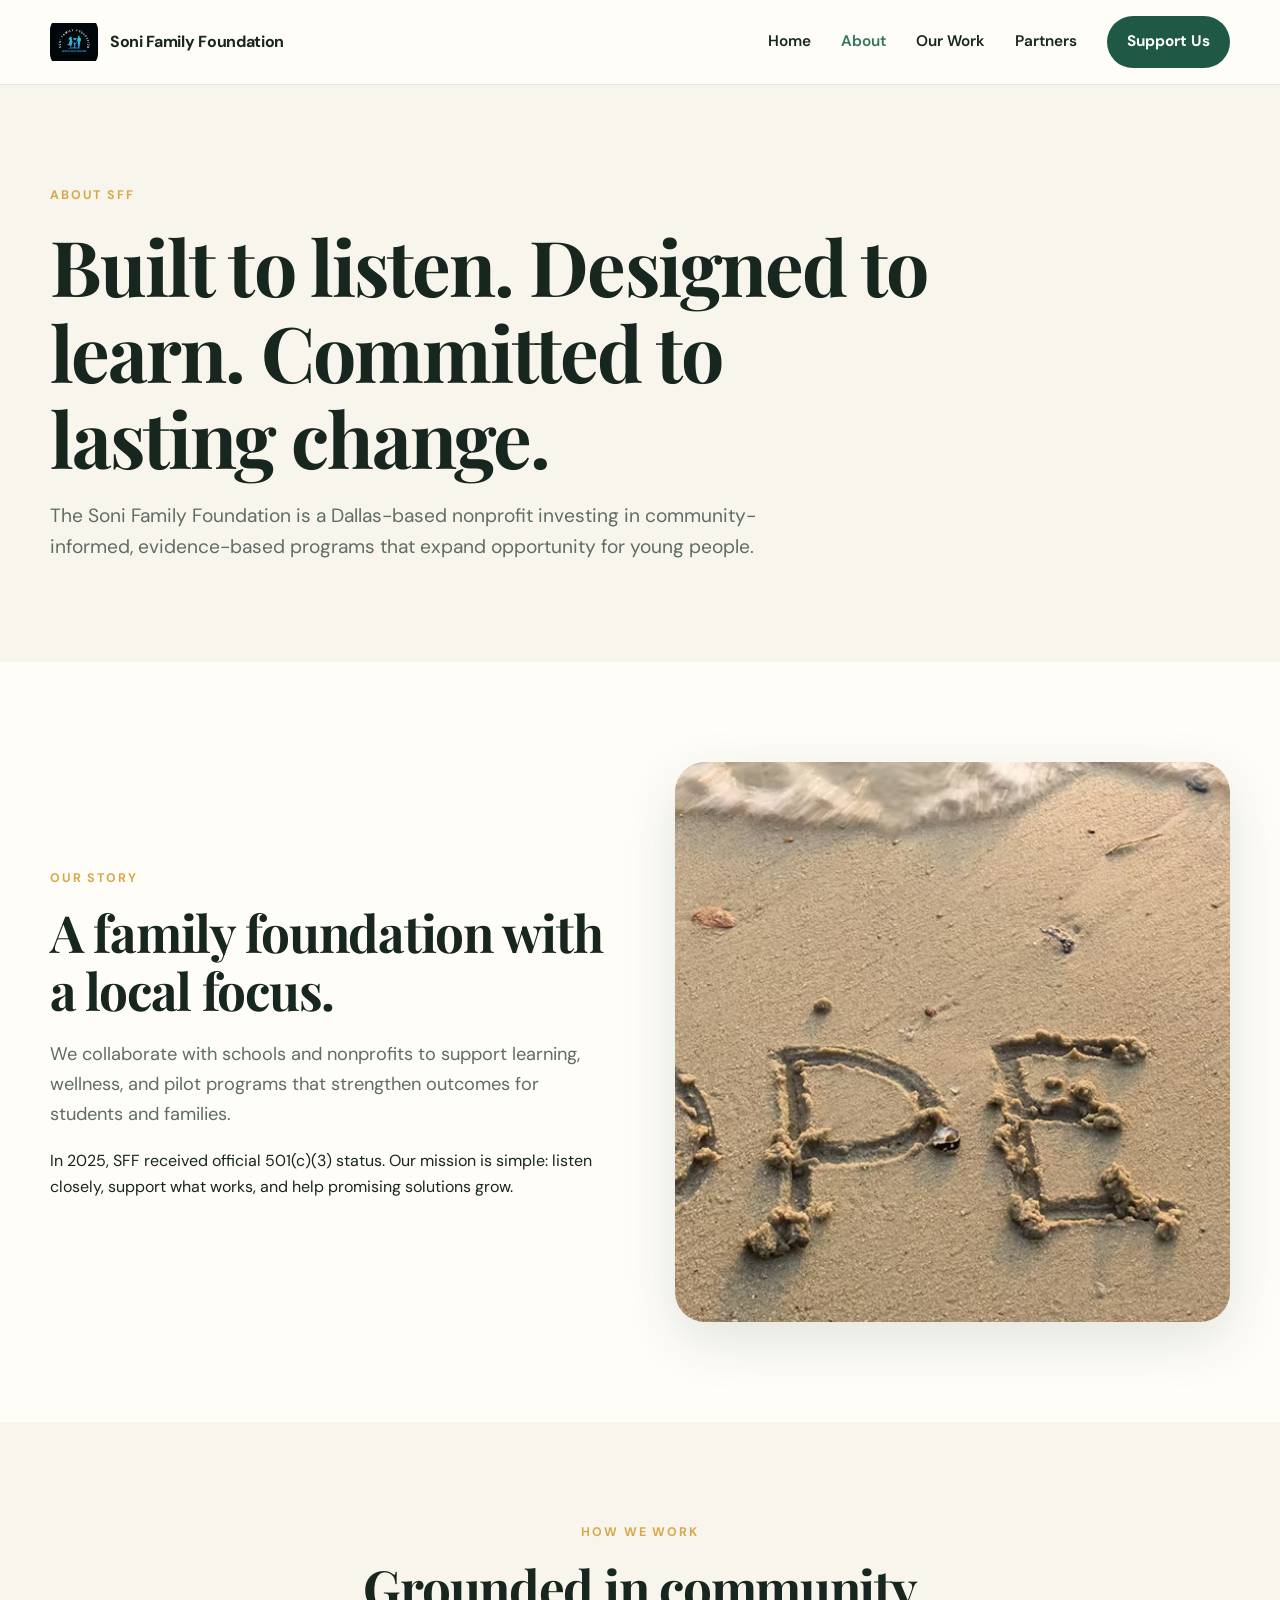
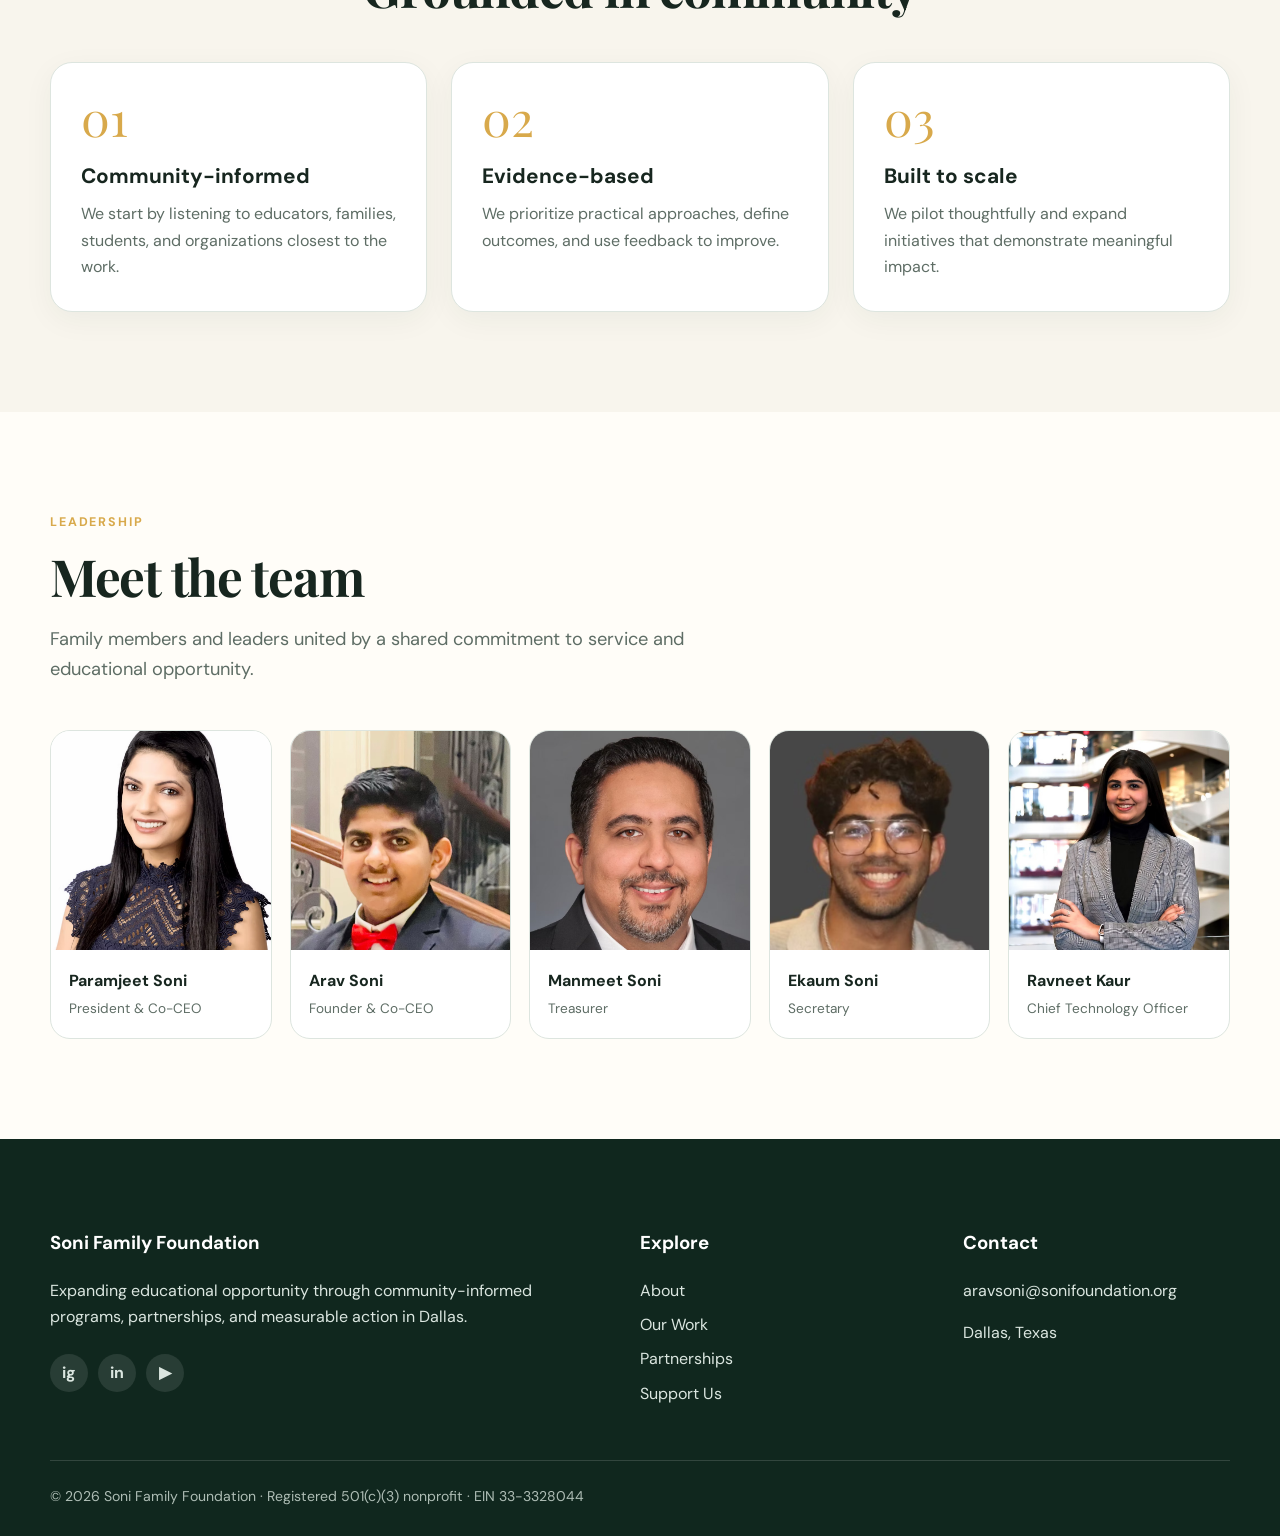
<file: about.html>
<!doctype html><html lang="en"><head><meta charset="utf-8"><meta name="viewport" content="width=device-width,initial-scale=1"><title>About | Soni Family Foundation</title><meta name="description" content="Learn about the Soni Family Foundation, our mission, approach, and leadership team."><link rel="icon" href="assets/sff-logo.png"><link rel="stylesheet" href="css/style.css"></head><body><a class="skip" href="#main">Skip to content</a><header class="site-header"><nav class="nav container"><a class="brand" href="index.html"><img src="assets/sff-logo.png" alt="Soni Family Foundation logo"><span>Soni Family Foundation</span></a><button class="menu-btn" aria-label="Open navigation" aria-expanded="false">☰</button><div class="nav-links"><a href="index.html">Home</a><a href="about.html" aria-current="page">About</a><a href="projects.html">Our Work</a><a href="community.html">Partners</a><a class="nav-cta" href="donate.html">Support Us</a></div></nav></header><main id="main"><section class="page-hero"><div class="container"><div class="eyebrow">About SFF</div><h1>Built to listen. Designed to learn. Committed to lasting change.</h1><p>The Soni Family Foundation is a Dallas-based nonprofit investing in community-informed, evidence-based programs that expand opportunity for young people.</p></div></section><section class="section"><div class="container split reveal"><div><div class="eyebrow">Our story</div><h2>A family foundation with a local focus.</h2><p class="lead">We collaborate with schools and nonprofits to support learning, wellness, and pilot programs that strengthen outcomes for students and families.</p><p>In 2025, SFF received official 501(c)(3) status. Our mission is simple: listen closely, support what works, and help promising solutions grow.</p></div><img src="assets/hope.jpg" alt="Young people representing hope and possibility"></div></section><section class="section alt values"><div class="container"><div class="section-head center"><div class="eyebrow">How we work</div><h2>Grounded in community</h2></div><div class="grid-3"><div class="card reveal"><div class="number">01</div><h3>Community-informed</h3><p>We start by listening to educators, families, students, and organizations closest to the work.</p></div><div class="card reveal"><div class="number">02</div><h3>Evidence-based</h3><p>We prioritize practical approaches, define outcomes, and use feedback to improve.</p></div><div class="card reveal"><div class="number">03</div><h3>Built to scale</h3><p>We pilot thoughtfully and expand initiatives that demonstrate meaningful impact.</p></div></div></div></section><section class="section"><div class="container"><div class="section-head"><div class="eyebrow">Leadership</div><h2>Meet the team</h2><p>Family members and leaders united by a shared commitment to service and educational opportunity.</p></div><div class="team-grid"><div class="person reveal"><img src="assets/paramjeet.jpg" alt="Paramjeet Soni"><div><h3>Paramjeet Soni</h3><p>President & Co-CEO</p></div></div><div class="person reveal"><img src="assets/arav.jpg" alt="Arav Soni"><div><h3>Arav Soni</h3><p>Founder & Co-CEO</p></div></div><div class="person reveal"><img src="assets/manmeet.jpg" alt="Manmeet Soni"><div><h3>Manmeet Soni</h3><p>Treasurer</p></div></div><div class="person reveal"><img src="assets/ekaum.jpg" alt="Ekaum Soni"><div><h3>Ekaum Soni</h3><p>Secretary</p></div></div><div class="person reveal"><img src="assets/ravneet.jpg" alt="Ravneet Kaur"><div><h3>Ravneet Kaur</h3><p>Chief Technology Officer</p></div></div></div></div></section></main><footer class="footer"><div class="container"><div class="footer-grid"><div><h3>Soni Family Foundation</h3><p>Expanding educational opportunity through community-informed programs, partnerships, and measurable action in Dallas.</p><div class="socials"><a aria-label="Instagram" href="https://www.instagram.com/sonifamilyfoundation" target="_blank">ig</a><a aria-label="LinkedIn" href="https://www.linkedin.com/company/soni-family-foundation" target="_blank">in</a><a aria-label="YouTube" href="https://www.youtube.com/@SoniFamilyFoundation" target="_blank">▶</a></div></div><div><h3>Explore</h3><a href="about.html">About</a><a href="projects.html">Our Work</a><a href="community.html">Partnerships</a><a href="donate.html">Support Us</a></div><div><h3>Contact</h3><a href="mailto:aravsoni@sonifoundation.org">aravsoni@sonifoundation.org</a><p>Dallas, Texas</p></div></div><div class="footer-bottom">© <span id="year"></span> Soni Family Foundation · Registered 501(c)(3) nonprofit · EIN 33-3328044</div></div></footer><script src="js/main.js"></script></body></html>
</file>
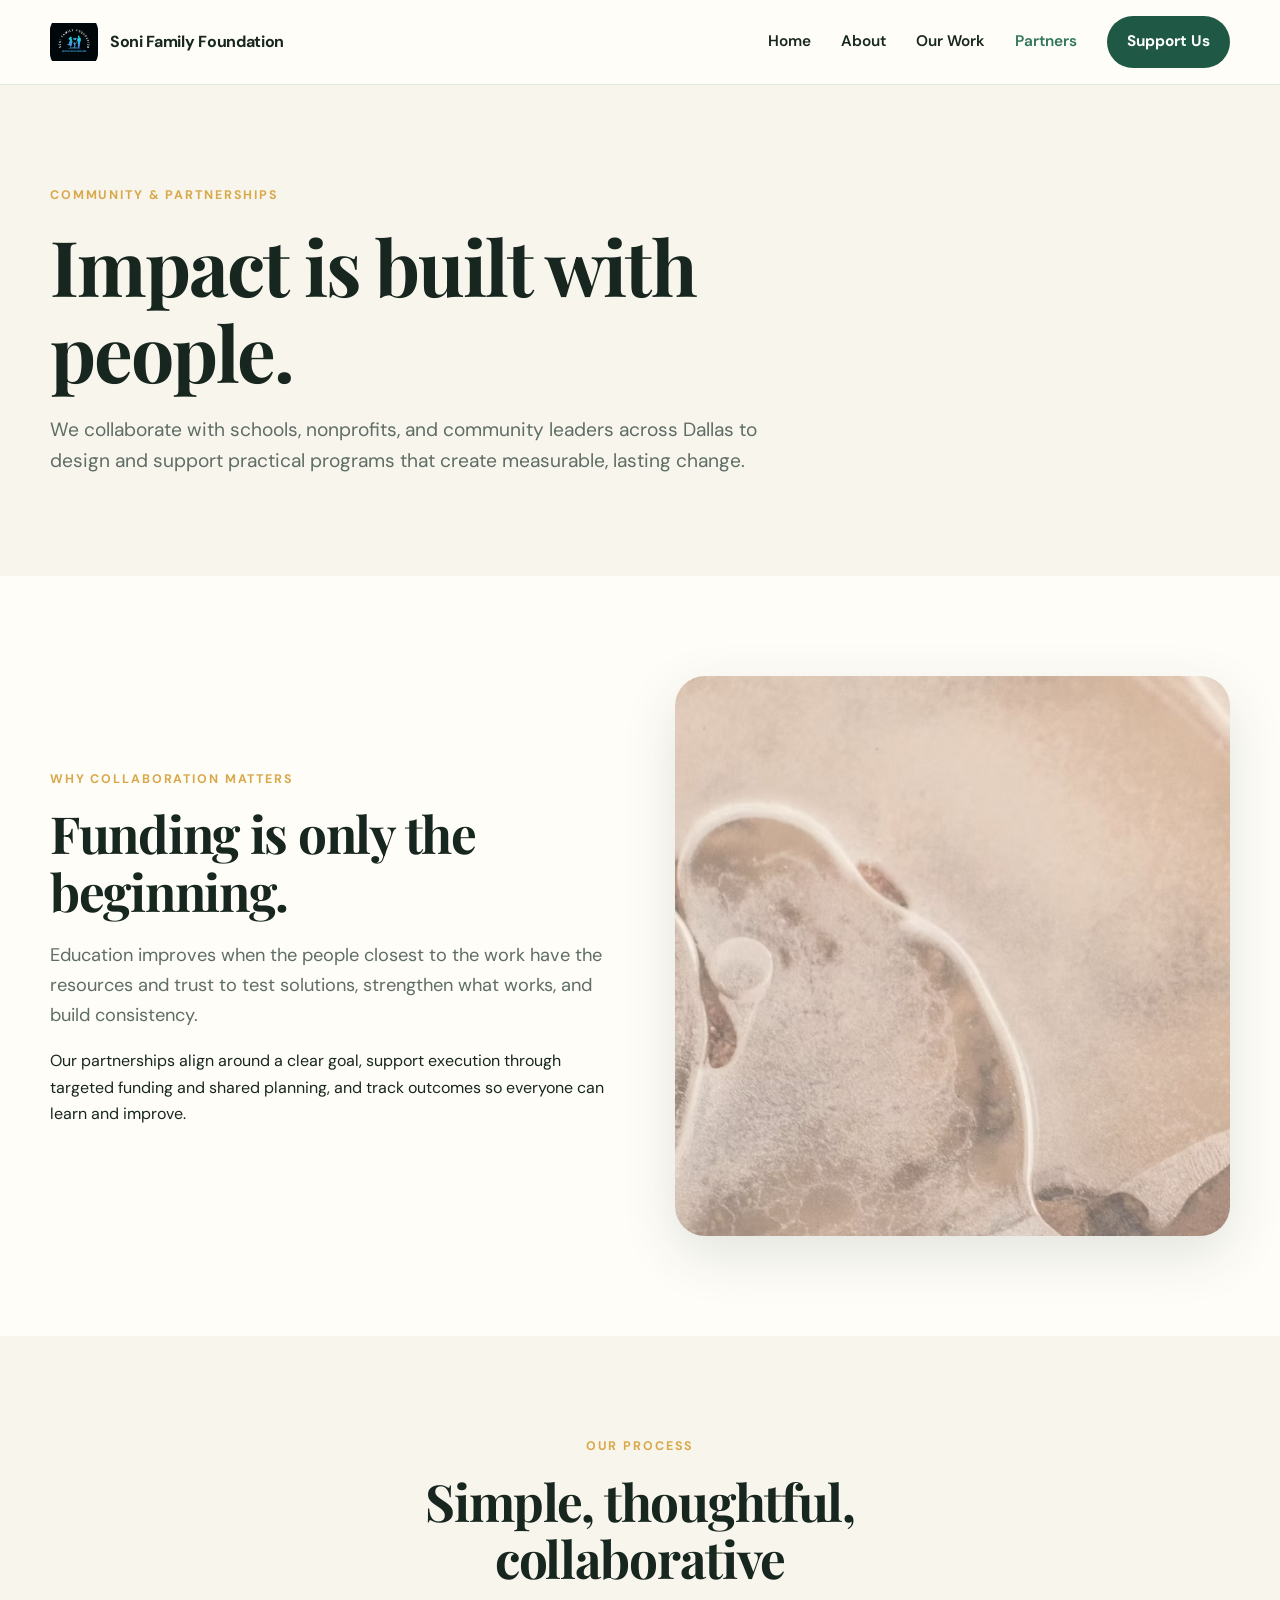
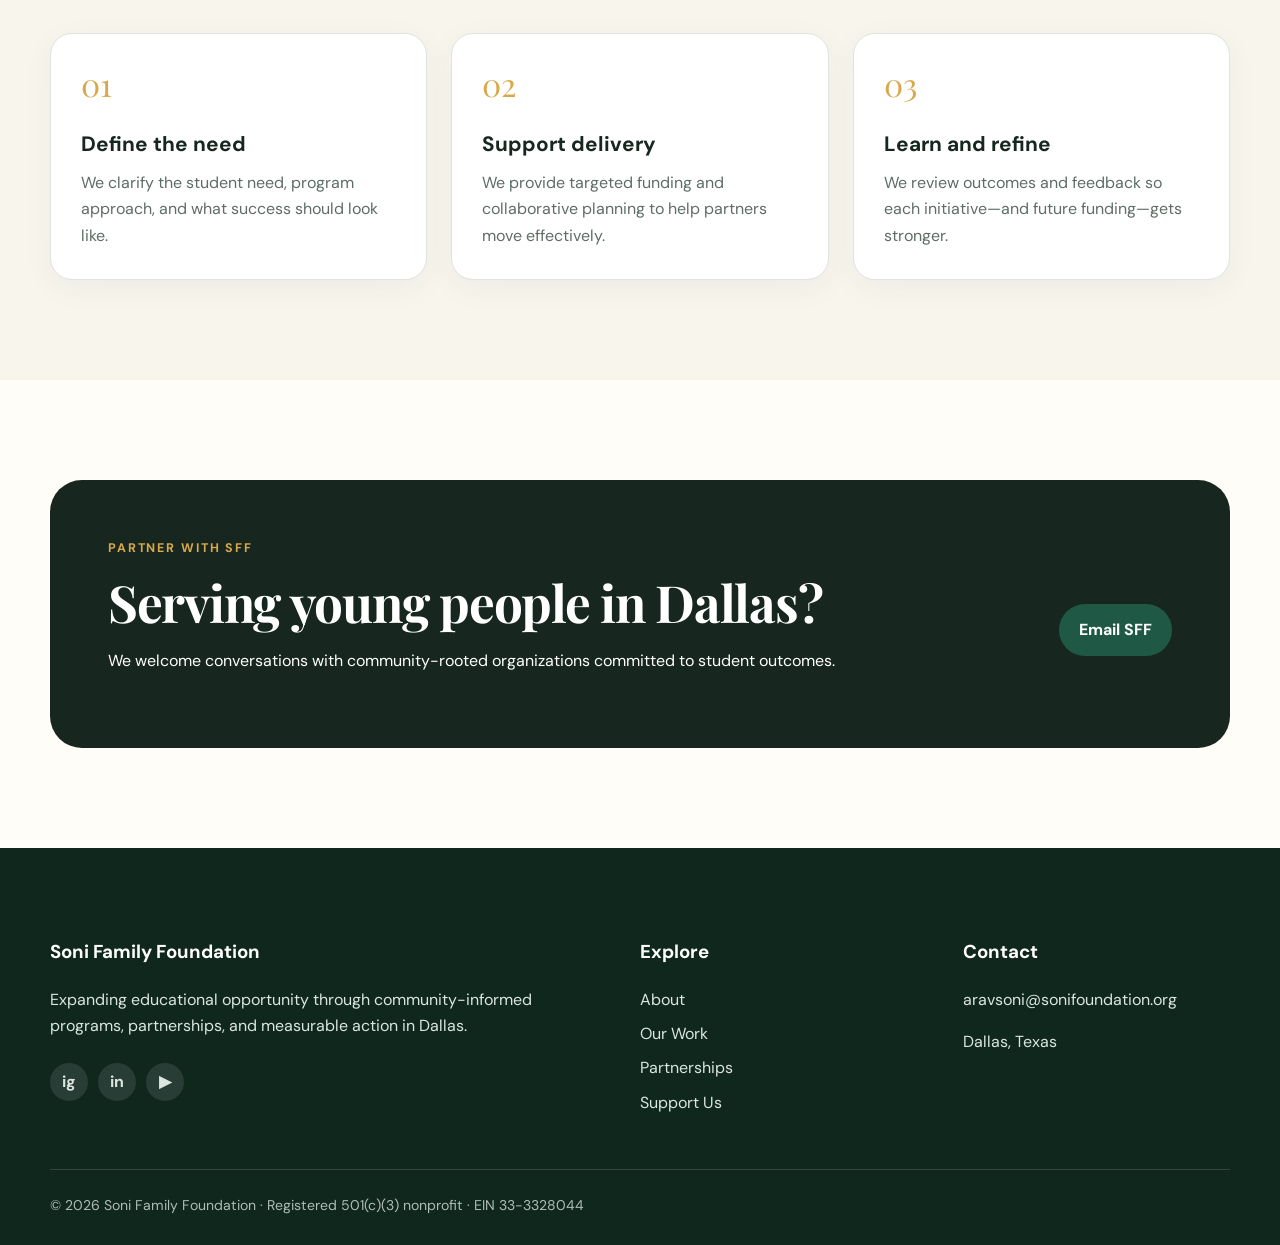
<file: community.html>
<!doctype html><html lang="en"><head><meta charset="utf-8"><meta name="viewport" content="width=device-width,initial-scale=1"><title>Partnerships | Soni Family Foundation</title><meta name="description" content="Learn how the Soni Family Foundation partners with schools and nonprofits serving young people in Dallas."><link rel="icon" href="assets/sff-logo.png"><link rel="stylesheet" href="css/style.css"></head><body><a class="skip" href="#main">Skip to content</a><header class="site-header"><nav class="nav container"><a class="brand" href="index.html"><img src="assets/sff-logo.png" alt="Soni Family Foundation logo"><span>Soni Family Foundation</span></a><button class="menu-btn" aria-label="Open navigation" aria-expanded="false">☰</button><div class="nav-links"><a href="index.html">Home</a><a href="about.html">About</a><a href="projects.html">Our Work</a><a href="community.html" aria-current="page">Partners</a><a class="nav-cta" href="donate.html">Support Us</a></div></nav></header><main id="main"><section class="page-hero"><div class="container"><div class="eyebrow">Community & partnerships</div><h1>Impact is built with people.</h1><p>We collaborate with schools, nonprofits, and community leaders across Dallas to design and support practical programs that create measurable, lasting change.</p></div></section><section class="section"><div class="container split reveal"><div><div class="eyebrow">Why collaboration matters</div><h2>Funding is only the beginning.</h2><p class="lead">Education improves when the people closest to the work have the resources and trust to test solutions, strengthen what works, and build consistency.</p><p>Our partnerships align around a clear goal, support execution through targeted funding and shared planning, and track outcomes so everyone can learn and improve.</p></div><img src="assets/projects-hero.jpg" alt="Community partnership and collaboration"></div></section><section class="section alt"><div class="container"><div class="section-head center"><div class="eyebrow">Our process</div><h2>Simple, thoughtful, collaborative</h2></div><div class="grid-3 process"><div class="card reveal"><h3>Define the need</h3><p>We clarify the student need, program approach, and what success should look like.</p></div><div class="card reveal"><h3>Support delivery</h3><p>We provide targeted funding and collaborative planning to help partners move effectively.</p></div><div class="card reveal"><h3>Learn and refine</h3><p>We review outcomes and feedback so each initiative—and future funding—gets stronger.</p></div></div></div></section><section class="section"><div class="container"><div class="cta-band reveal"><div><div class="eyebrow">Partner with SFF</div><h2>Serving young people in Dallas?</h2><p>We welcome conversations with community-rooted organizations committed to student outcomes.</p></div><div class="actions"><a class="btn" href="mailto:aravsoni@sonifoundation.org?subject=Partnership%20Inquiry">Email SFF</a></div></div></div></section></main><footer class="footer"><div class="container"><div class="footer-grid"><div><h3>Soni Family Foundation</h3><p>Expanding educational opportunity through community-informed programs, partnerships, and measurable action in Dallas.</p><div class="socials"><a aria-label="Instagram" href="https://www.instagram.com/sonifamilyfoundation" target="_blank">ig</a><a aria-label="LinkedIn" href="https://www.linkedin.com/company/soni-family-foundation" target="_blank">in</a><a aria-label="YouTube" href="https://www.youtube.com/@SoniFamilyFoundation" target="_blank">▶</a></div></div><div><h3>Explore</h3><a href="about.html">About</a><a href="projects.html">Our Work</a><a href="community.html">Partnerships</a><a href="donate.html">Support Us</a></div><div><h3>Contact</h3><a href="mailto:aravsoni@sonifoundation.org">aravsoni@sonifoundation.org</a><p>Dallas, Texas</p></div></div><div class="footer-bottom">© <span id="year"></span> Soni Family Foundation · Registered 501(c)(3) nonprofit · EIN 33-3328044</div></div></footer><script src="js/main.js"></script></body></html>
</file>
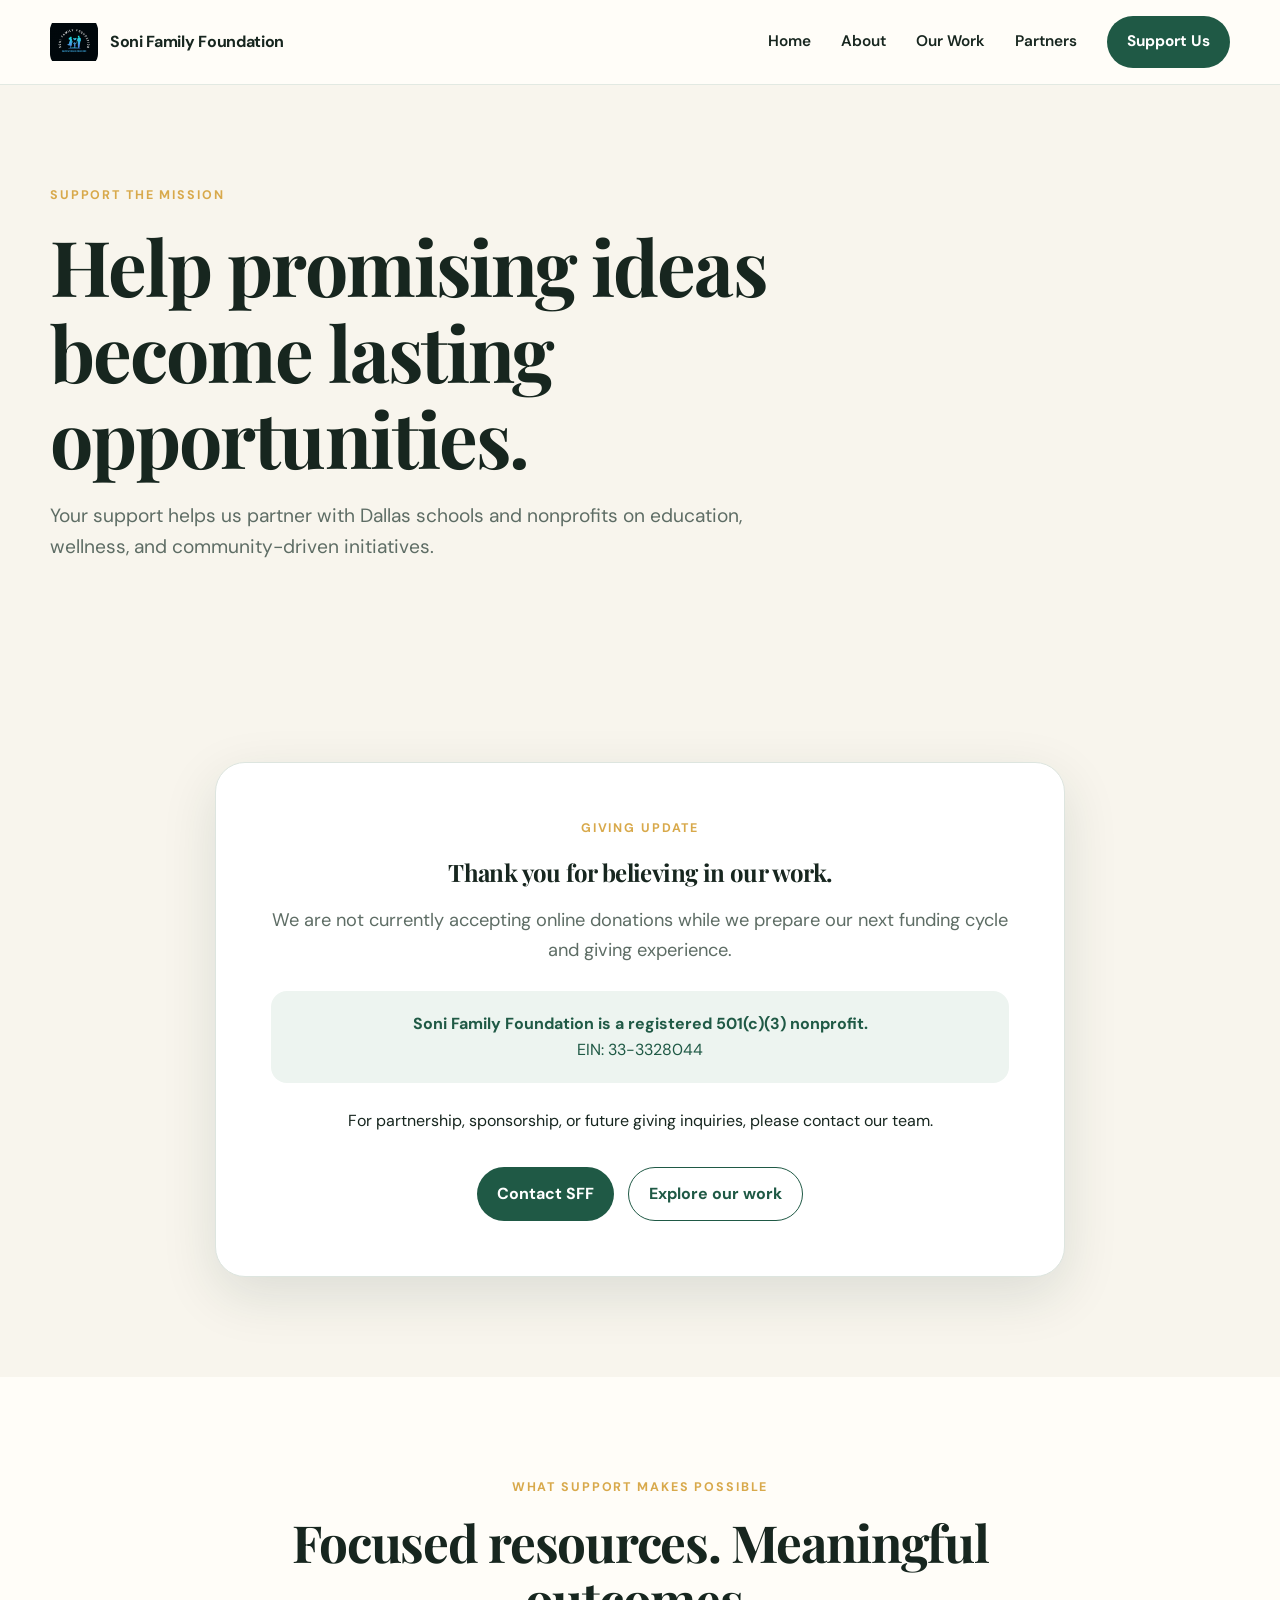
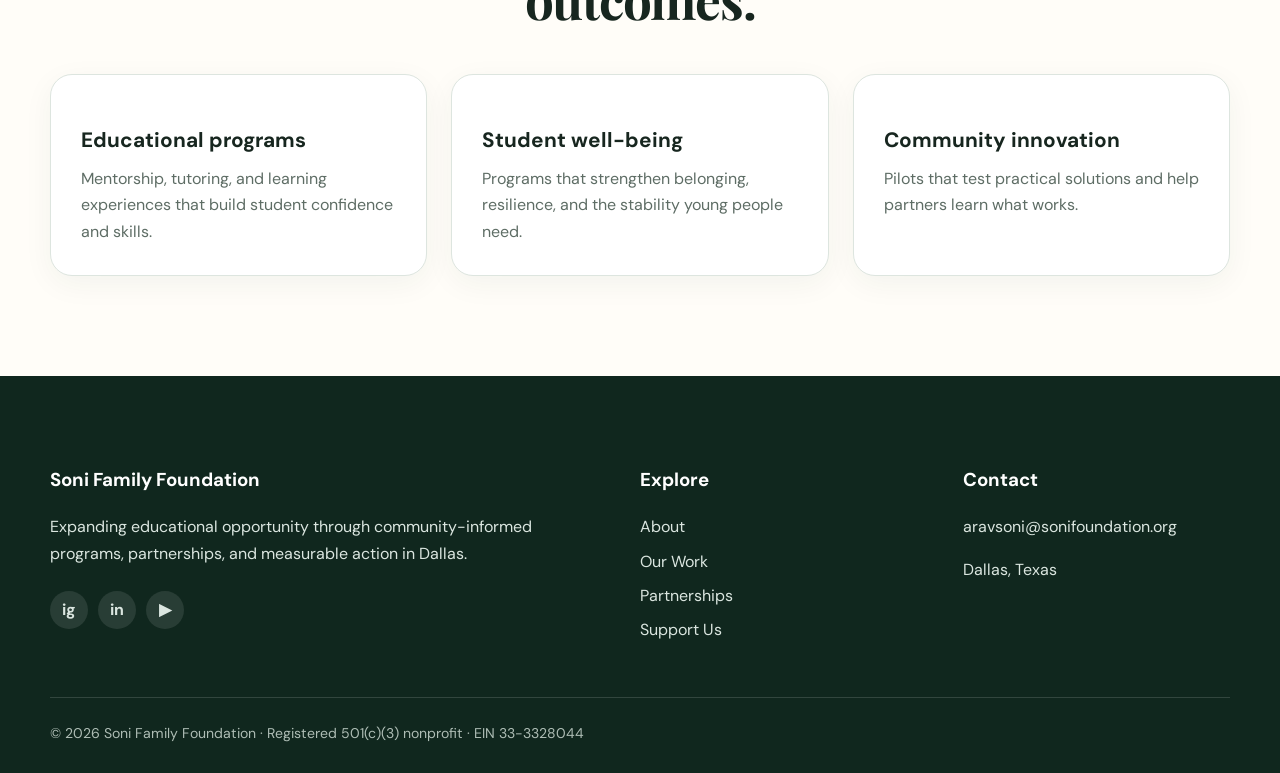
<file: donate.html>
<!doctype html><html lang="en"><head><meta charset="utf-8"><meta name="viewport" content="width=device-width,initial-scale=1"><title>Support Us | Soni Family Foundation</title><meta name="description" content="Support the Soni Family Foundation and help expand educational opportunity in Dallas."><link rel="icon" href="assets/sff-logo.png"><link rel="stylesheet" href="css/style.css"></head><body><a class="skip" href="#main">Skip to content</a><header class="site-header"><nav class="nav container"><a class="brand" href="index.html"><img src="assets/sff-logo.png" alt="Soni Family Foundation logo"><span>Soni Family Foundation</span></a><button class="menu-btn" aria-label="Open navigation" aria-expanded="false">☰</button><div class="nav-links"><a href="index.html">Home</a><a href="about.html">About</a><a href="projects.html">Our Work</a><a href="community.html">Partners</a><a class="nav-cta" href="donate.html">Support Us</a></div></nav></header><main id="main"><section class="page-hero"><div class="container"><div class="eyebrow">Support the mission</div><h1>Help promising ideas become lasting opportunities.</h1><p>Your support helps us partner with Dallas schools and nonprofits on education, wellness, and community-driven initiatives.</p></div></section><section class="section alt"><div class="container"><div class="donate-panel reveal"><div class="eyebrow">Giving update</div><h2>Thank you for believing in our work.</h2><p class="lead">We are not currently accepting online donations while we prepare our next funding cycle and giving experience.</p><div class="notice"><strong>Soni Family Foundation is a registered 501(c)(3) nonprofit.</strong><br>EIN: 33-3328044</div><p>For partnership, sponsorship, or future giving inquiries, please contact our team.</p><div class="actions" style="justify-content:center"><a class="btn" href="mailto:aravsoni@sonifoundation.org?subject=Support%20SFF">Contact SFF</a><a class="btn secondary" href="projects.html">Explore our work</a></div></div></div></section><section class="section"><div class="container"><div class="section-head center"><div class="eyebrow">What support makes possible</div><h2>Focused resources. Meaningful outcomes.</h2></div><div class="grid-3"><div class="card reveal"><h3>Educational programs</h3><p>Mentorship, tutoring, and learning experiences that build student confidence and skills.</p></div><div class="card reveal"><h3>Student well-being</h3><p>Programs that strengthen belonging, resilience, and the stability young people need.</p></div><div class="card reveal"><h3>Community innovation</h3><p>Pilots that test practical solutions and help partners learn what works.</p></div></div></div></section></main><footer class="footer"><div class="container"><div class="footer-grid"><div><h3>Soni Family Foundation</h3><p>Expanding educational opportunity through community-informed programs, partnerships, and measurable action in Dallas.</p><div class="socials"><a aria-label="Instagram" href="https://www.instagram.com/sonifamilyfoundation" target="_blank">ig</a><a aria-label="LinkedIn" href="https://www.linkedin.com/company/soni-family-foundation" target="_blank">in</a><a aria-label="YouTube" href="https://www.youtube.com/@SoniFamilyFoundation" target="_blank">▶</a></div></div><div><h3>Explore</h3><a href="about.html">About</a><a href="projects.html">Our Work</a><a href="community.html">Partnerships</a><a href="donate.html">Support Us</a></div><div><h3>Contact</h3><a href="mailto:aravsoni@sonifoundation.org">aravsoni@sonifoundation.org</a><p>Dallas, Texas</p></div></div><div class="footer-bottom">© <span id="year"></span> Soni Family Foundation · Registered 501(c)(3) nonprofit · EIN 33-3328044</div></div></footer><script src="js/main.js"></script></body></html>
</file>
<file: css/style.css>
@import url('https://fonts.googleapis.com/css2?family=DM+Sans:wght@400;500;600;700&family=Playfair+Display:wght@600;700&display=swap');
:root{--ink:#17261f;--muted:#5e6d65;--cream:#f8f5ed;--paper:#fffdf8;--green:#1f5945;--green2:#2f755b;--gold:#d8a94b;--line:#dde5df;--shadow:0 18px 55px rgba(19,52,40,.12);--radius:22px;--max:1180px}*{box-sizing:border-box}html{scroll-behavior:smooth}body{margin:0;font-family:'DM Sans',sans-serif;color:var(--ink);background:var(--paper);line-height:1.65}img{display:block;max-width:100%}a{color:inherit}.container{width:min(var(--max),calc(100% - 40px));margin:auto}.skip{position:absolute;left:-9999px}.skip:focus{left:18px;top:18px;z-index:999;background:white;padding:12px;border-radius:8px}.site-header{position:sticky;top:0;z-index:50;background:rgba(255,253,248,.92);backdrop-filter:blur(16px);border-bottom:1px solid rgba(221,229,223,.85)}.nav{height:84px;display:flex;align-items:center;justify-content:space-between}.brand{display:flex;align-items:center;gap:12px;text-decoration:none;font-weight:700;letter-spacing:-.02em}.brand img{width:48px;height:48px;object-fit:contain;border-radius:12px}.nav-links{display:flex;align-items:center;gap:30px}.nav-links a{text-decoration:none;font-weight:600;font-size:.96rem}.nav-links a:hover,.nav-links a[aria-current=page]{color:var(--green2)}.nav-links .nav-cta,.btn{background:var(--green);color:white;padding:13px 20px;border-radius:999px;text-decoration:none;display:inline-flex;align-items:center;justify-content:center;font-weight:700;transition:.2s transform,.2s background}.btn:hover,.nav-links .nav-cta:hover{background:var(--green2);transform:translateY(-2px);color:#fff}.btn.secondary{background:transparent;color:var(--green);border:1px solid var(--green)}.menu-btn{display:none;border:0;background:none;font-size:1.6rem}.hero{position:relative;min-height:690px;display:grid;align-items:center;overflow:hidden;background:linear-gradient(90deg,rgba(9,31,23,.88) 0%,rgba(9,31,23,.67) 48%,rgba(9,31,23,.12) 100%),url('../assets/welcome.jpg') center/cover}.hero-content{max-width:760px;color:white;padding:110px 0}.eyebrow{text-transform:uppercase;letter-spacing:.15em;font-size:.78rem;font-weight:700;color:var(--gold);margin-bottom:16px}.hero h1,.page-hero h1,h2{font-family:'Playfair Display',serif;line-height:1.12;letter-spacing:-.025em}.hero h1{font-size:clamp(3.2rem,7vw,6rem);margin:0 0 24px}.hero p{font-size:clamp(1.08rem,2vw,1.3rem);max-width:650px;color:#edf4f0}.actions{display:flex;gap:14px;flex-wrap:wrap;margin-top:32px}.hero .btn.secondary{color:white;border-color:rgba(255,255,255,.65)}.hero-badge{position:absolute;right:6%;bottom:40px;background:rgba(255,255,255,.94);padding:20px 24px;border-radius:18px;box-shadow:var(--shadow);max-width:250px}.hero-badge strong{display:block;color:var(--green);font-size:1.1rem}.section{padding:100px 0}.section.alt{background:var(--cream)}.section-head{max-width:720px;margin-bottom:46px}.section-head.center{text-align:center;margin-left:auto;margin-right:auto}.section-head h2{font-size:clamp(2.3rem,4vw,4rem);margin:8px 0 14px}.section-head p,.lead{font-size:1.14rem;color:var(--muted)}.grid-3{display:grid;grid-template-columns:repeat(3,1fr);gap:24px}.card{background:white;border:1px solid var(--line);border-radius:var(--radius);padding:30px;box-shadow:0 8px 30px rgba(19,52,40,.05)}.card .number{font-family:'Playfair Display',serif;font-size:3rem;color:var(--gold);line-height:1}.card h3{font-size:1.3rem;margin:18px 0 8px}.card p{color:var(--muted);margin:0}.split{display:grid;grid-template-columns:1fr 1fr;gap:70px;align-items:center}.split img{width:100%;height:560px;object-fit:cover;border-radius:30px;box-shadow:var(--shadow)}.split h2{font-size:clamp(2.4rem,4vw,4rem);margin:8px 0 20px}.stat-strip{background:var(--green);color:white}.stats{display:grid;grid-template-columns:repeat(3,1fr);text-align:center}.stat{padding:40px 20px;border-right:1px solid rgba(255,255,255,.18)}.stat:last-child{border:0}.stat strong{font-family:'Playfair Display',serif;font-size:2.3rem;display:block;color:#fff}.stat span{color:#dbe9e2}.feature-cards .card{padding:0;overflow:hidden}.feature-cards img{height:240px;width:100%;object-fit:cover}.feature-cards .body{padding:28px}.tag{display:inline-block;color:var(--green2);background:#e9f2ed;border-radius:999px;padding:6px 11px;font-size:.78rem;font-weight:700}.link-arrow{display:inline-block;margin-top:18px;color:var(--green);font-weight:700;text-decoration:none}.cta-band{background:var(--ink);color:white;border-radius:32px;padding:58px;display:flex;align-items:center;justify-content:space-between;gap:35px}.cta-band h2{font-size:clamp(2rem,4vw,3.4rem);margin:0}.page-hero{background:var(--cream);padding:100px 0 80px}.page-hero h1{font-size:clamp(3rem,6vw,5.5rem);max-width:900px;margin:8px 0 20px}.page-hero p{max-width:760px;font-size:1.2rem;color:var(--muted)}.values .card{min-height:220px}.team-grid{display:grid;grid-template-columns:repeat(5,1fr);gap:18px}.person{background:white;border:1px solid var(--line);border-radius:20px;overflow:hidden}.person img{width:100%;aspect-ratio:1/1;object-fit:cover}.person div{padding:18px}.person h3{font-size:1rem;margin:0}.person p{font-size:.85rem;color:var(--muted);margin:3px 0 0}.pillar{display:grid;grid-template-columns:1fr 1.15fr;gap:55px;align-items:center;margin-bottom:90px}.pillar:nth-child(even) .pillar-image{order:2}.pillar-image img{height:430px;width:100%;object-fit:cover;border-radius:26px}.pillar h2{font-size:clamp(2.2rem,4vw,3.5rem);margin:12px 0}.process{counter-reset:step}.process .card{position:relative;padding-top:75px}.process .card:before{counter-increment:step;content:'0' counter(step);position:absolute;top:24px;left:30px;font-family:'Playfair Display',serif;font-size:2rem;color:var(--gold)}.donate-panel{max-width:850px;margin:auto;background:white;border:1px solid var(--line);border-radius:30px;padding:55px;box-shadow:var(--shadow);text-align:center}.notice{background:#edf4f0;border-radius:16px;padding:20px;margin:25px 0;color:var(--green)}.footer{background:#10271e;color:#dbe6e0;padding:70px 0 28px}.footer-grid{display:grid;grid-template-columns:2fr 1fr 1fr;gap:55px}.footer h3{color:white}.footer a{color:#dbe6e0;text-decoration:none;display:block;margin:8px 0}.footer-bottom{border-top:1px solid rgba(255,255,255,.14);margin-top:45px;padding-top:24px;font-size:.88rem;color:#aebdb5}.socials{display:flex;gap:10px}.socials a{width:38px;height:38px;border-radius:50%;background:rgba(255,255,255,.1);display:grid;place-items:center;font-weight:700}.reveal{opacity:0;transform:translateY(18px);transition:.6s}.reveal.visible{opacity:1;transform:none}@media(max-width:900px){.menu-btn{display:block}.nav-links{display:none;position:absolute;top:84px;left:0;right:0;background:var(--paper);padding:24px 20px;border-bottom:1px solid var(--line);flex-direction:column;align-items:flex-start}.nav-links.open{display:flex}.hero{min-height:650px;background-position:62% center}.hero-badge{display:none}.grid-3,.stats{grid-template-columns:1fr}.stat{border-right:0;border-bottom:1px solid rgba(255,255,255,.18)}.split,.pillar{grid-template-columns:1fr;gap:35px}.pillar:nth-child(even) .pillar-image{order:0}.split img,.pillar-image img{height:420px}.team-grid{grid-template-columns:repeat(2,1fr)}.cta-band{padding:38px;display:block}.cta-band .actions{margin-top:24px}.footer-grid{grid-template-columns:1fr 1fr}.footer-grid>div:first-child{grid-column:1/-1}}@media(max-width:560px){.container{width:min(var(--max),calc(100% - 28px))}.nav{height:72px}.brand span{font-size:.92rem}.brand img{width:42px;height:42px}.nav-links{top:72px}.hero{min-height:600px}.hero-content{padding:75px 0}.hero h1{font-size:3.2rem}.section{padding:72px 0}.grid-3,.team-grid{grid-template-columns:1fr}.split img,.pillar-image img{height:340px}.page-hero{padding:72px 0 55px}.donate-panel{padding:32px 20px}.footer-grid{grid-template-columns:1fr}.footer-grid>div:first-child{grid-column:auto}}
</file>
